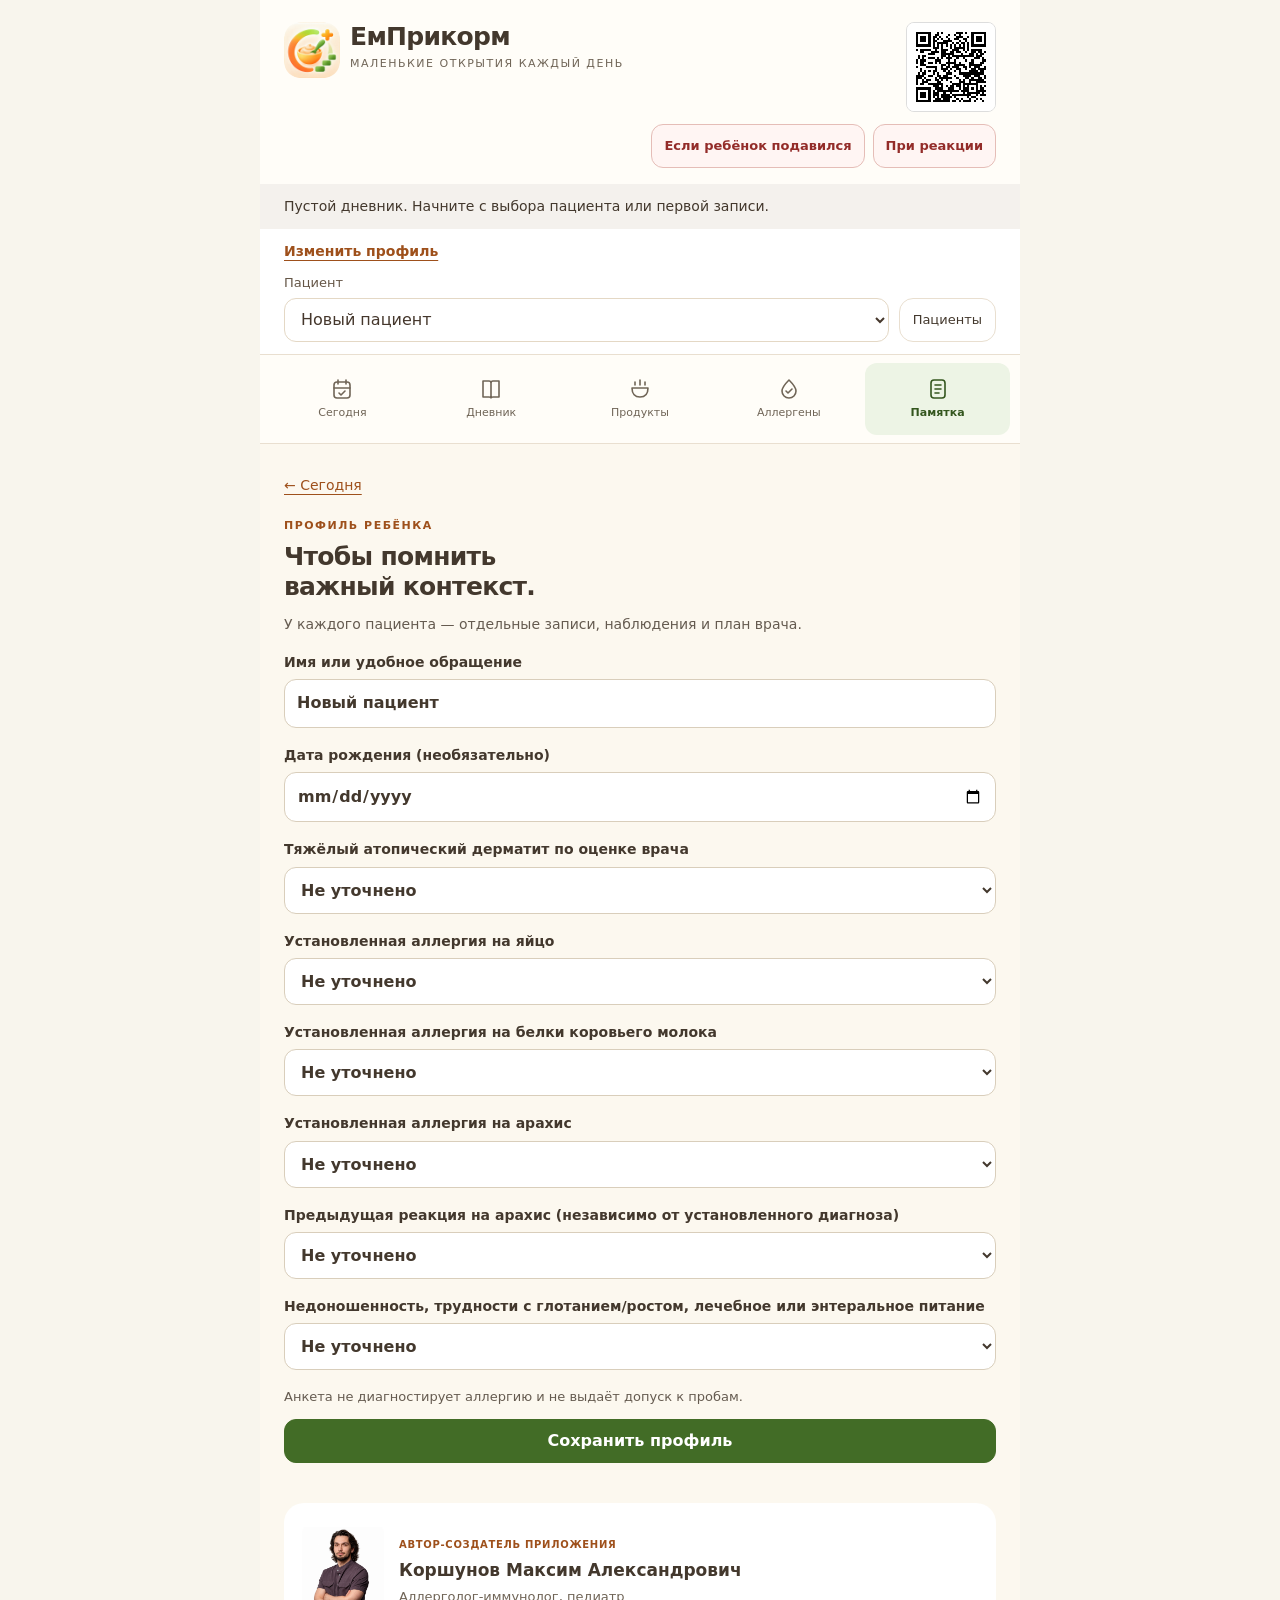
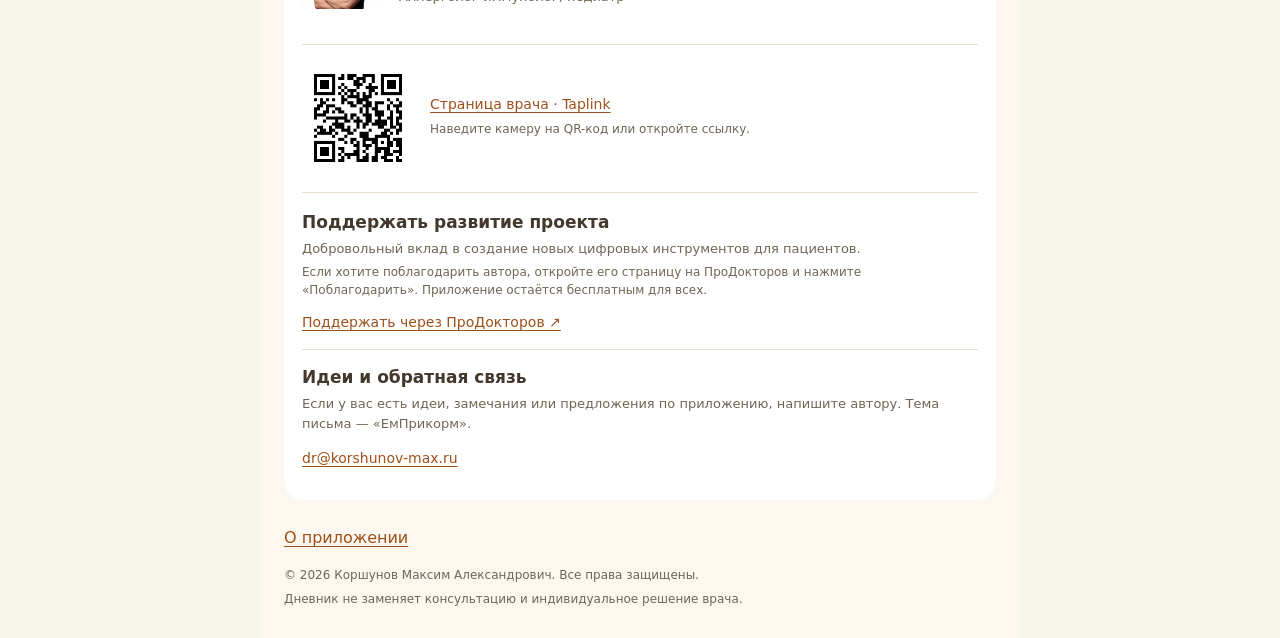
<file: index.html>
<!doctype html><html lang="ru"><head><meta charset="utf-8"><meta name="viewport" content="width=device-width,initial-scale=1,viewport-fit=cover"><meta name="theme-color" content="#fffaf1"><meta name="color-scheme" content="light"><meta name="referrer" content="no-referrer"><meta name="description" content="Дневник знакомства с прикормом: продукты, наблюдения и отчёт для врача."><meta name="mobile-web-app-capable" content="yes"><meta name="apple-mobile-web-app-capable" content="yes"><meta name="apple-mobile-web-app-title" content="ЕмПрикорм"><title>ЕмПрикорм — дневник прикорма</title><link rel="manifest" href="./manifest.webmanifest"><link id="favicon" rel="icon" href="./assets/icon-rounded-192.png" type="image/png"><link rel="apple-touch-icon" href="./assets/icon-rounded-180.png" sizes="180x180"><link rel="stylesheet" href="./styles.css"><link rel="stylesheet" href="./app.css"><link rel="stylesheet" href="./family-ui.css"><link rel="stylesheet" href="./family-header.css"><link rel="stylesheet" href="./family-author.css"></head><body><div class="layout"><div class="device"><header class="family-header app-header" id="app-start"><div class="family-brand-row"><div class="brand family-brand"><img class="app-logo family-brand-logo" data-app-icon src="./assets/icon-rounded-512.png" alt="Иконка ЕмПрикорм"><div class="family-brand-copy"><strong class="family-title">ЕмПрикорм</strong><div class="tag family-tagline">Маленькие открытия каждый день</div></div></div><button type="button" class="family-qr" data-family-qr data-app-name="ЕмПрикорм" data-app-url="https://maksimkorsunov259-lab.github.io/em-prikorm/" aria-label="Увеличить QR-код приложения ЕмПрикорм" title="Открыть приложение на другом телефоне"><img src="./app-qr.svg" width="90" height="90" alt="QR-код приложения ЕмПрикорм"></button></div><div class="header-tools family-header-actions"><div class="header-help-actions family-help-actions"><button type="button" class="reaction family-help-button" data-action="choking-help">Если ребёнок подавился</button><button type="button" class="reaction family-help-button" data-go="help">При реакции</button></div></div><p id="storage-status" class="small" role="status">Загрузка данных с устройства…</p></header><div class="family-empty" data-family-empty hidden>Пустой дневник. Начните с выбора пациента или первой записи.</div><div id="storage-error" class="notice danger" role="alert" hidden></div><div class="family-topbar"><aside id="update-banner" class="update-banner" hidden aria-label="Обновление приложения"><div><strong>Доступна новая версия «ЕмПрикорм»</strong><p id="update-message" role="status">Сохранённый дневник останется на устройстве.</p></div><button type="button" class="primary" data-runtime="update">Обновить приложение</button></aside><div class="family-profile-row"><button class="link family-profile-link" data-go="profile">Изменить профиль</button></div><div class="patient"><label class="family-patient-choice" for="patient-select">Пациент<select id="patient-select" aria-label="Выбрать пациента" disabled><option>Открываем дневник…</option></select></label><button data-go="patients">Пациенты</button></div><nav class="family-nav nav" aria-label="Основные разделы"><button data-go="today"><svg viewBox="0 0 24 24" fill="none" stroke="currentColor" stroke-width="1.6" stroke-linecap="round" stroke-linejoin="round" aria-hidden="true" focusable="false"><rect x="4" y="5" width="16" height="16" rx="3"/><path d="M8 3v4m8-4v4M4 11h16m-11 5 2 2 4-4"/></svg>Сегодня</button><button data-go="diary"><svg viewBox="0 0 24 24" fill="none" stroke="currentColor" stroke-width="1.6" stroke-linecap="round" stroke-linejoin="round" aria-hidden="true" focusable="false"><path d="M4 4h6c2 0 2 2 2 2s0-2 2-2h6v16h-6c-2 0-2 1-2 1s0-1-2-1H4ZM12 6v15"/></svg>Дневник</button><button data-go="foods"><svg viewBox="0 0 24 24" fill="none" stroke="currentColor" stroke-width="1.6" stroke-linecap="round" stroke-linejoin="round" aria-hidden="true" focusable="false"><path d="M4 11h16c0 6-3 9-8 9s-8-3-8-9ZM7 5v3m5-5v5m5-3v3"/></svg>Продукты</button><button data-go="allergens"><svg viewBox="0 0 24 24" fill="none" stroke="currentColor" stroke-width="1.6" stroke-linecap="round" stroke-linejoin="round" aria-hidden="true" focusable="false"><path d="M12 3c4 4 7 7 7 11a7 7 0 0 1-14 0c0-4 3-7 7-11Z"/><path d="m9 14 2 2 4-4"/></svg>Аллергены</button><button data-go="more"><svg viewBox="0 0 24 24" fill="none" stroke="currentColor" stroke-width="1.6" stroke-linecap="round" stroke-linejoin="round" aria-hidden="true" focusable="false"><rect x="5" y="3" width="14" height="18" rx="3"/><path d="M9 8h6m-6 4h6m-6 4h4"/></svg>Памятка</button></nav></div><main class="screen" id="screen"><p>Открываем дневник…</p></main><div class="author-wrap" id="author-slot"></div><footer class="app-footer"><button class="link" data-go="about">О приложении</button><p>© 2026 Коршунов Максим Александрович. Все права защищены.</p><p>Дневник не заменяет консультацию и индивидуальное решение врача.</p></footer></div></div><dialog id="triage-dialog" aria-label="Срочная помощь"><div id="triage-body"></div><div class="modal-actions"><button class="wide" data-action="close-triage">Помощь оказана — вернуться к записи</button></div></dialog><div class="toast" id="toast" role="status" hidden></div><template id="author-template">
  <section class="em-card em-author" aria-label="Автор-создатель приложения">
   <div class="em-author-head"><img class="em-author-photo" src="./assets/image-177842a5a4de.png" width="82" height="106" alt="Коршунов Максим Александрович — автор-создатель приложения"><div><p class="em-eyebrow">Автор-создатель приложения</p><h3>Коршунов Максим Александрович</h3><p class="em-note">Аллерголог-иммунолог, педиатр</p></div></div>
   <div class="em-author-qr"><a href="https://taplink.cc/dr.korshunovmax" target="_blank" rel="noopener noreferrer" aria-label="Открыть Taplink Коршунова Максима Александровича"><img src="./assets/image-9bfbd99af1d3.png" width="112" height="112" alt="QR-код на Taplink врача"></a><div><a href="https://taplink.cc/dr.korshunovmax" target="_blank" rel="noopener noreferrer">Страница врача · Taplink</a><p class="em-small">Наведите камеру на QR-код или откройте ссылку.</p></div></div>
   <div class="em-support"><h3>Поддержать развитие проекта</h3><p class="em-note">Добровольный вклад в создание новых цифровых инструментов для пациентов.</p><p class="em-small">Если хотите поблагодарить автора, откройте его страницу на ПроДокторов и нажмите «Поблагодарить». Приложение остаётся бесплатным для всех.</p><a href="https://prodoctorov.ru/moskva/vrach/1203299-korshunov/" target="_blank" rel="noopener noreferrer" class="em-support-link">Поддержать через ПроДокторов ↗</a></div>
   <div class="family-feedback"><h3>Идеи и обратная связь</h3><p>Если у вас есть идеи, замечания или предложения по приложению, напишите автору. Тема письма — «ЕмПрикорм».</p><a href="mailto:dr@korshunov-max.ru?subject=%D0%95%D0%BC%D0%9F%D1%80%D0%B8%D0%BA%D0%BE%D1%80%D0%BC">dr@korshunov-max.ru</a></div>
  </section>
 </template>
<noscript><p>Для дневника нужен JavaScript. При опасной реакции вызывайте <a href="tel:112">112</a> / <a href="tel:103">103</a> и выполняйте индивидуальный план помощи.</p></noscript><script defer src="./catalog.js"></script><script defer src="./clinical-rules.js"></script><script defer src="./model.js"></script><script defer src="./storage.js"></script><script defer src="./update-check.js"></script><script src="./family-data.js"></script><script defer src="./family-about.js"></script><script defer src="./app.js"></script><script defer src="./runtime.js"></script></body></html>
</file>
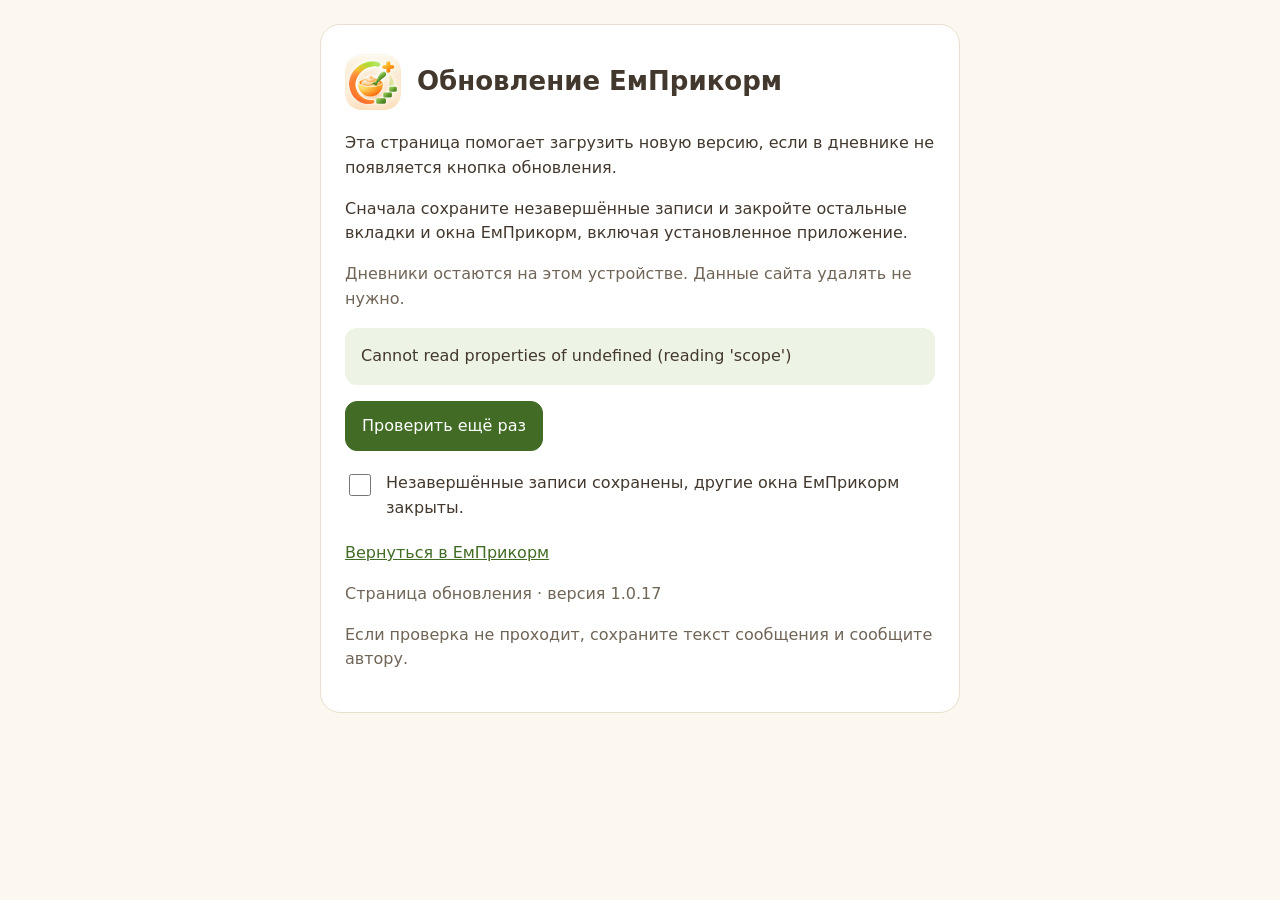
<file: update.html>
<!doctype html>
<html lang="ru"><head><meta charset="utf-8"><meta name="viewport" content="width=device-width,initial-scale=1"><meta name="color-scheme" content="light"><meta name="robots" content="noindex"><title>Обновление ЕмПрикорм</title>
<style>body{margin:0;background:#fcf8ef;color:#43382d;font:16px/1.55 system-ui,sans-serif}main{box-sizing:border-box;max-width:640px;margin:24px auto;padding:24px;background:#fff;border:1px solid #e9dfd0;border-radius:20px}header{display:flex;gap:16px;align-items:center}img{width:56px;height:56px;border-radius:16px}h1{font-size:26px;line-height:1.2}button,a{font:inherit}button{padding:12px 16px;min-height:44px;border-radius:12px;border:1px solid #426c26;background:#426c26;color:white;cursor:pointer}button:disabled{opacity:.55;cursor:default}a{color:#426c26}label{display:flex;gap:12px;margin:20px 0}input{width:22px;height:22px;flex-shrink:0}#status{background:#edf4e5;padding:16px;border-radius:12px}.note{color:#706557}button:focus-visible,a:focus-visible,input:focus-visible{outline:3px solid #9e501b;outline-offset:3px}[hidden]{display:none!important}@media(max-width:680px){main{margin:12px;padding:20px}}</style>
<script src="./update-check.js" defer></script><script src="./update-recovery.js" defer></script></head><body><main>
<header><img src="./assets/icon-rounded-192.png" alt=""><h1>Обновление ЕмПрикорм</h1></header>
<p>Эта страница помогает загрузить новую версию, если в дневнике не появляется кнопка обновления.</p>
<p>Сначала сохраните незавершённые записи и закройте остальные вкладки и окна ЕмПрикорм, включая установленное приложение.</p>
<p class="note">Дневники остаются на этом устройстве. Данные сайта удалять не нужно.</p>
<p id="status" role="status" aria-live="polite">Проверяем обновление…</p>
<button type="button" id="check">Проверить ещё раз</button>
<label><input type="checkbox" id="saved">Незавершённые записи сохранены, другие окна ЕмПрикорм закрыты.</label>
<button type="button" id="activate" disabled hidden>Установить обновление и открыть дневник</button>
<p><a href="./" id="open">Вернуться в ЕмПрикорм</a></p>
<p class="note">Страница обновления · версия 1.0.17</p>
<p class="note">Если проверка не проходит, сохраните текст сообщения и сообщите автору.</p>
<noscript>Для проверки обновления включите JavaScript в браузере.</noscript>
</main></body></html>
</file>
<file: styles.css>
:root{--ink:#43382d;--muted:#706557;--green:#426c26;--green-dark:#34561e;--mint:#edf4e5;--lime:#dceca7;--orange:#9e501b;--peach:#fff0d9;--paper:#fcf8ef;--line:#e9dfd0;--red:#9c3027;--red-bg:#fff0ed;--white:#fff;--shadow:0 22px 70px #523d1510;font-family:Arial,Helvetica,sans-serif;color:var(--ink);background:var(--paper);font-synthesis:none}*{box-sizing:border-box}body{margin:0}button,input,select,textarea{font:inherit}button,a,input,select,textarea{outline-offset:4px}button:focus-visible,a:focus-visible,input:focus-visible,select:focus-visible,textarea:focus-visible{outline:3px solid var(--green)}button{cursor:pointer;border:1px solid var(--line);background:#fff;color:var(--ink);border-radius:14px;padding:12px 16px;min-height:44px;line-height:1.35;font-weight:600}button:disabled{cursor:default;opacity:.6}button:hover:not(:disabled){border-color:var(--green)}a{color:var(--orange);text-underline-offset:4px}h1,h2,h3,p{margin:0}h1{font-size:30px;line-height:1.12;letter-spacing:-.8px;margin:8px 0 12px}h2{font-size:23px;letter-spacing:-.35px;line-height:1.2}h3{font-size:18px;line-height:1.3}p,li{font-size:16px;line-height:1.55}p+p{margin-top:10px}ul,ol{padding-left:23px;margin:12px 0}small,.small{font-size:13px;line-height:1.5;color:var(--muted)}.muted{color:var(--muted)}.eyebrow{font-size:11px;font-weight:700;text-transform:uppercase;letter-spacing:1.5px;color:var(--orange);line-height:1.5}.layout{max-width:1330px;margin:0 auto;display:grid;grid-template-columns:250px minmax(0,480px) 240px;justify-content:center;gap:36px;align-items:start;padding:40px 24px 70px}.side{position:sticky;top:32px}.side h2{font-size:30px;margin:16px 0}.side .intro{margin:12px 0 22px}.side .label{display:block;font-size:13px;margin:20px 0 8px;font-weight:700}.side button,.side select{width:100%;margin-bottom:8px}.side .section{border-top:1px solid var(--line);margin-top:22px;padding-top:20px}.version{display:inline-flex;gap:7px;align-items:center;border-radius:50px;padding:6px 10px;background:var(--mint);font-size:12px;color:var(--green-dark);font-weight:700}.version::before{content:'';width:6px;height:6px;border-radius:50%;background:var(--green)}.review-points{display:grid;gap:15px;margin-top:20px}.review-point{padding-left:13px;border-left:2px solid #d8e5bf;font-size:14px;line-height:1.5;color:var(--muted)}.review-point strong{display:block;color:var(--ink);margin-bottom:3px}.device{min-width:0;background:var(--paper);border:1px solid var(--line);border-radius:30px;box-shadow:var(--shadow);overflow:clip}.demo-strip{font-size:11px;line-height:1.6;text-align:center;background:#edf3e4;color:var(--green-dark);padding:8px 12px;letter-spacing:.2px}.app-header{background:#fffdf8;padding:22px 22px 16px}.brand{display:flex;align-items:center;gap:10px}.brand strong{font-size:29px;letter-spacing:-1px}.brand .tag{font-size:9px;text-transform:uppercase;letter-spacing:1.7px;margin-top:5px;color:var(--muted)}.app-logo{width:53px;height:53px;object-fit:contain;border-radius:13px}.header-tools{display:flex;justify-content:space-between;align-items:center;margin-top:18px;gap:10px}.link{border:0;background:transparent;color:var(--orange);padding:6px 0;min-height:36px;font-weight:400;text-align:left;text-decoration:underline;text-underline-offset:4px}.reaction{color:var(--red);font-size:13px;padding:9px 12px;font-weight:500;background:#fff}.patient{display:flex;align-items:center;justify-content:space-between;border-top:1px solid var(--line);padding-top:15px;margin-top:13px;gap:10px}.patient-info{min-width:0}.patient-info strong{font-size:16px;display:block;overflow-wrap:anywhere}.patient-info small{display:block;margin-top:3px}.patient button{font-size:13px;font-weight:500;padding:9px 13px}.nav{display:grid;grid-template-columns:repeat(5,1fr);gap:3px;border-top:1px solid var(--line);border-bottom:1px solid var(--line);background:#fffdf8;padding:7px;position:sticky;top:0;z-index:4}.nav button{border:0;background:transparent;font-size:10px;font-weight:500;padding:7px 2px;display:grid;gap:5px;place-items:center;min-width:0;border-radius:12px;color:var(--muted)}.nav button[aria-current=page]{color:var(--green-dark);background:var(--mint);font-weight:700}.nav svg{height:20px;width:20px}.screen{padding:24px 22px 18px;min-height:350px}.stack{display:grid;gap:14px}.card{background:#fff;border:1px solid transparent;border-radius:21px;padding:20px;margin-top:16px;overflow-wrap:anywhere}.card h3+p{margin-top:9px}.hero{background:linear-gradient(135deg,#f0f5dd,#fff0d9);padding:23px;border-radius:23px;margin:20px 0}.hero p{margin-top:11px}.hero .hero-mark{display:flex;justify-content:space-between;align-items:center;margin-bottom:14px}.hero .hero-mark img{height:64px;width:64px;object-fit:contain}.hero h2{font-size:26px;line-height:1.17}.pill{display:inline-block;border-radius:30px;background:var(--mint);color:var(--green-dark);font-size:12px;font-weight:600;line-height:1.5;padding:5px 9px}.pill.orange{background:var(--peach);color:#864315}.pill.red{background:var(--red-bg);color:var(--red)}.pill.neutral{background:#f3f0e9;color:#655c50}.primary{background:var(--green);color:#fff;border-color:var(--green);font-weight:700}.primary:hover:not(:disabled){background:var(--green-dark)}.wide{width:100%;display:block;margin-top:12px}.row{display:flex;align-items:center;justify-content:space-between;gap:12px}.row>*{min-width:0}.notice{padding:15px 17px;background:var(--mint);border-left:3px solid #97b85b;border-radius:13px;margin:14px 0;font-size:14px;line-height:1.55}.notice.warn{background:#fff0d9;border-color:#d39339}.notice.danger{background:var(--red-bg);border-color:var(--red)}.notice p{font-size:14px;margin-top:6px}.mini{display:grid;grid-template-columns:1fr 1fr;gap:10px;margin:16px 0}.mini button{text-align:left;border:0;background:#fff;border-radius:19px;padding:17px;display:flex;flex-direction:column;gap:7px}.mini strong{font-size:16px}.mini small{font-size:12px;font-weight:400}.mini svg{color:var(--green);width:22px;height:22px;margin-bottom:2px}.food-row{display:flex;align-items:center;gap:12px;width:100%;text-align:left;padding:13px 0;border:0;border-bottom:1px solid var(--line);border-radius:0;background:transparent}.food-row:last-child{border-bottom:0}.food-row .food-symbol{flex:0 0 43px;width:43px;height:43px;border-radius:14px;display:grid;place-items:center;background:#f2f4e5;font-size:23px}.food-row .food-info{flex:1;min-width:0}.food-row strong{display:block;font-size:15px}.food-row small{display:block;font-weight:400;margin-top:4px}.food-row .chevron{font-size:22px;color:var(--muted);font-weight:400}.week{display:grid;grid-template-columns:repeat(7,1fr);gap:6px;margin-top:18px}.day{min-width:0;padding:10px 0;border:2px solid transparent;border-radius:15px;font-size:14px;background:#f7f3eb;font-weight:500;display:grid;gap:7px;text-align:center}.day small{font-size:11px}.day b{font-size:17px;line-height:1}.day[data-status=ok]{background:#eaf2e2;color:var(--green-dark)}.day[data-status=pending]{background:#fff0bd;color:#6d5014}.day[data-status=symptom]{background:#fce3dd;color:var(--red)}.day[aria-pressed=true]{border-color:var(--orange)}.legend{font-size:12px;color:var(--muted);line-height:1.7;margin-top:13px}.legend span{white-space:nowrap}.group-tags{display:flex;flex-wrap:wrap;gap:7px;margin-top:13px}.group-tag{border:1px solid var(--line);border-radius:30px;font-size:12px;padding:6px 10px;color:var(--muted)}.group-tag.present{border-color:#cdddb6;background:#f1f6e9;color:var(--green-dark)}.segmented{display:flex;flex-wrap:wrap;gap:7px;margin:18px 0}.segmented button{font-size:13px;padding:8px 11px;min-height:38px;font-weight:500}.segmented button[aria-pressed=true]{background:var(--green);color:#fff;border-color:var(--green)}.field{display:block;font-size:14px;font-weight:600;margin:17px 0;line-height:1.45}.field input,.field select,.field textarea,input.search,select.control{display:block;width:100%;background:#fff;border:1px solid #d9cebb;border-radius:12px;padding:12px;color:var(--ink);font-size:16px;line-height:1.4;margin-top:7px}.field textarea{resize:vertical;min-height:85px}.field small{display:block;margin-top:5px;font-weight:400}.check{display:flex;align-items:flex-start;gap:10px;line-height:1.5;font-size:15px;padding:10px 0;font-weight:400}.check input{width:20px;height:20px;accent-color:var(--green);flex-shrink:0;margin:1px 0 0}.check strong{display:block}.grid2{display:grid;grid-template-columns:1fr 1fr;gap:12px}.grid2 .field{min-width:0}.selector{max-height:260px;overflow:auto;background:#fff;border:1px solid var(--line);padding:8px 14px;border-radius:15px}.selector .check{font-size:14px;border-bottom:1px solid #eee8dd}.selector .check:last-child{border:0}fieldset{border:0;padding:0;margin:0;min-width:0}legend{font-weight:700;font-size:18px;padding:18px 0 6px}details{border:1px solid var(--line);background:#fff;border-radius:16px;padding:15px;margin:12px 0}summary{font-size:15px;font-weight:700;cursor:pointer;line-height:1.4}details p{font-size:14px;margin-top:12px}details a{overflow-wrap:anywhere}.entry{border-left:3px solid #c2d5a6;padding:16px 17px;margin-top:12px;background:#fff;border-radius:14px}.entry.symptom{border-color:var(--red)}.entry h3{margin:9px 0;font-size:17px}.entry p{font-size:14px}.entry .row{font-size:12px;color:var(--muted)}.empty{padding:25px;text-align:center;border:1px dashed #d7ccba;border-radius:18px;margin:18px 0;color:var(--muted);line-height:1.5}.error{font-size:14px;color:var(--red);margin:12px 0}.author-wrap{padding:0 22px}.em-card.em-author{background:#fff;border-radius:21px;padding:20px;margin:12px 0}.em-author-head{display:flex;gap:15px;align-items:center}.em-author-photo{width:76px;height:107px;object-fit:contain}.em-eyebrow{font-size:10px;text-transform:uppercase;letter-spacing:1px;font-weight:700;color:var(--orange);line-height:1.5}.em-author-name{font-size:18px;font-weight:700;margin:6px 0}.em-author-role,.em-small,.em-note{font-size:14px;line-height:1.5;color:var(--muted)}.em-author-links{display:flex;align-items:center;gap:17px;border-top:1px solid var(--line);padding-top:17px;margin-top:17px}.em-qr{width:96px;height:96px}.em-author-links .em-link{display:block;font-size:14px}.em-author-support{border-top:1px solid var(--line);padding-top:17px;margin-top:17px}.em-author-support h3{font-size:18px;margin-bottom:8px}.em-author-support p{font-size:14px;color:var(--muted);margin-bottom:10px}.em-author-support a{font-size:14px}.app-footer{padding:17px 25px 25px;color:var(--muted)}.app-footer p{font-size:11px;margin-top:12px;line-height:1.6}.photo-preview{width:90px;height:90px;object-fit:cover;border-radius:12px;margin-top:12px}.report-photo{width:100%;max-height:300px;object-fit:contain;margin-top:10px}.toolbar{display:flex;gap:8px;margin:15px 0}.toolbar>*{flex:1;font-size:13px}dialog{max-width:450px;width:calc(100% - 26px);border:2px solid var(--red);border-radius:24px;padding:24px;color:var(--ink);background:#fff9f5;max-height:90vh;overflow:auto}dialog::backdrop{background:#2e1d14b8}dialog h2{font-size:27px;margin:10px 0 14px}.emergency-number{font-size:34px;letter-spacing:-1px;margin:18px 0}.emergency-number a{color:var(--red);font-weight:700}.modal-actions{margin-top:18px}.toast{position:fixed;bottom:24px;left:50%;transform:translateX(-50%);max-width:90%;background:#30451f;color:#fff;border-radius:13px;padding:13px 18px;font-size:14px;line-height:1.4;box-shadow:var(--shadow);z-index:20}[hidden]{display:none!important}.icon-upload{font-size:12px;display:block;max-width:100%;margin-top:8px}.prototype-note{padding:11px;background:#fff1dc;border-radius:10px;font-size:12px;line-height:1.5}.screen .back{font-size:14px;margin-bottom:14px}.rule-ref{font-size:12px;color:var(--muted);margin-top:8px}.report-area h2{margin:18px 0 10px}.report-area table{border-collapse:collapse;width:100%;font-size:13px;margin-top:12px}.report-area td,.report-area th{padding:8px 3px;border-bottom:1px solid var(--line);text-align:left;vertical-align:top}.tabs-title{margin-top:24px}.photo-row{display:flex;align-items:center;gap:12px}.photo-row button{font-size:12px}.icon-state{display:flex;gap:9px;align-items:center}.icon-state img{width:38px;height:38px;object-fit:contain}.plan-note{white-space:pre-wrap}.rules-count{font-size:34px;font-weight:700;color:var(--green);margin-top:10px}
@media(max-width:1120px){.layout{grid-template-columns:220px minmax(0,480px);gap:25px}.right-side{display:none}}
@media(max-width:760px){.layout{display:block;max-width:500px;padding:0;margin:auto}.side{position:static;padding:16px 20px 10px}.left-side>.eyebrow,.left-side>h2,.left-side>.intro,.left-side>.section{display:none}.left-side .version{display:none}.left-side .label{margin:0 0 5px;font-size:11px}.left-side .control{font-size:14px;padding:8px 12px;margin-bottom:0}.device{border:0;border-radius:0;box-shadow:none;overflow:visible}.app-header{padding-top:16px}.screen{padding:22px 20px 15px}.author-wrap{padding:0 20px}.mobile-review{display:block!important;margin:8px 20px 20px}.mobile-review button{font-size:13px}.nav{top:0}.demo-strip{font-size:10px}}
@media(max-width:350px){.screen{padding:20px 14px}.app-header{padding:16px 14px}.author-wrap{padding:0 14px}.card{padding:16px}.hero{padding:20px}.grid2{grid-template-columns:1fr}.week{gap:4px}.nav button{font-size:9px}.em-author-photo{width:60px}.em-author-name{font-size:16px}.em-qr{width:82px;height:82px}.patient{gap:5px}.brand strong{font-size:27px}}
@media print{body{background:#fff}.side,.app-header,.nav,.demo-strip,.author-wrap,.app-footer,.mobile-review,.toolbar,.no-print,.toast,dialog{display:none!important}.layout{display:block;padding:0;max-width:none}.device{border:0;box-shadow:none;border-radius:0;overflow:visible;max-width:none}.screen{padding:0}button{display:none!important}.card,.entry{break-inside:avoid;border:1px solid #ddd}.report-photo{max-height:220px}details{break-inside:avoid}}
.em-author-qr{display:flex;align-items:center;gap:17px;border-top:1px solid var(--line);padding-top:17px;margin-top:17px}.em-author-qr img{width:96px;height:96px;display:block}.em-author-qr a{font-size:14px}.em-author-qr .em-small{font-size:12px;margin-top:8px}.em-support{border-top:1px solid var(--line);padding-top:17px;margin-top:17px}.em-support p{margin-top:8px;font-size:14px}.em-support .em-small{font-size:12px}.em-support-link{display:block;font-size:14px;margin-top:12px}.em-author-head h3{font-size:17px;margin:5px 0}.em-author-head .em-note{font-size:12px}.pill{max-width:100%}
h1[tabindex="-1"]:focus{outline:none}

/* The supplied PNG is displayed whole, with no crop, filters or recolouring. */
.app-logo{border-radius:0}.brand-preview{margin:18px 0}.brand-preview img{display:block;width:96px;height:96px;object-fit:contain}
/* Catalogue 03: every illustration identifies the named food. */
.food-art{display:block;object-fit:contain;flex-shrink:0;width:48px;height:51px}
.food-row .food-symbol{flex:0 0 56px;width:56px;height:60px;background:#faf6ec;border-radius:16px}
.food-detail-art{display:flex;justify-content:center;margin:16px 0;background:linear-gradient(135deg,#f3f6e9,#fff4df);border-radius:20px;padding:15px}
.food-art.large{width:96px;height:102px}
.catalog-group h2{font-size:18px;margin:24px 0 10px;line-height:1.4}
.catalog-group .card{margin-top:0;padding:4px 16px}
.catalog-count{margin:12px 0}
.ingredient-option{align-items:center}.ingredient-option .food-art{width:36px;height:39px}.ingredient-option>span{min-width:0;overflow-wrap:anywhere}
.emergency-card{background:var(--red-bg);border:1px solid #e5b5aa}
.emergency-card h3{color:var(--red)}.red-flags{padding-left:21px;margin:14px 0}
.red-flags li,.emergency-card li{margin:9px 0;line-height:1.55}
.emergency-card .emergency-number{display:flex;gap:12px;align-items:center}
.emergency-number a{display:inline-block;min-height:44px;padding:3px}

/* 12 calm summary rows; product history is disclosed on demand. */
.allergen-groups{background:#fff;border:1px solid var(--line);border-radius:18px;margin:22px 0 16px;overflow:hidden}
.allergen-group{border:0;border-bottom:1px solid var(--line);border-radius:0;margin:0;padding:0;background:transparent}
.allergen-group:last-child{border-bottom:0}
.allergen-group>summary{display:grid;grid-template-columns:minmax(0,1fr) auto 12px;gap:4px 8px;align-items:center;list-style:none;padding:17px 14px;min-height:60px}
.allergen-group>summary::-webkit-details-marker{display:none}
.allergen-group>summary:after{content:'›';grid-column:3;grid-row:1;font-size:22px;font-weight:400;color:var(--muted);line-height:1}
.allergen-group[open]>summary:after{transform:rotate(90deg)}
.allergen-group[open]>summary{background:#f5f6ec}
.allergen-group-name{font-size:15px;font-weight:600;line-height:1.35}
.allergen-group-state{font-size:11px;font-weight:400;color:var(--muted);white-space:nowrap}
.allergen-context{grid-column:1/3;font-size:11px;font-weight:400;line-height:1.45;color:#875021}
.allergen-group-body{padding:0 14px 16px}.allergen-group-body p{font-size:13px}.allergen-group-body .notice{margin-top:12px}
.allergen-product{border-bottom:1px solid var(--line)}.allergen-product:last-of-type{border-bottom:0}
.allergen-product .food-row{border:0}.allergen-product .food-row strong{font-size:14px}
.allergen-product .food-row small{font-size:12px;line-height:1.45}
.allergen-product .product-context{margin:0 0 14px;padding-left:0}
.allergen-info>summary{font-weight:500}.composition-status{margin:12px 0}.group-footnote{margin-top:14px}
@media(max-width:350px){.allergen-group>summary{padding:15px 12px;gap:4px 6px}.allergen-group-name{font-size:14px}.allergen-group-state{font-size:10px}}

.iron-category summary{line-height:1.5}.iron-category .food-info{min-width:0}.iron-category .food-row{width:100%}
</file>
<file: app.css>
body{background:#f8f5ed}.layout{display:block;max-width:600px;padding:20px 12px;margin:auto}.device{width:100%;max-width:none;margin:0}.screen{min-height:250px}#storage-status{font-size:11px;margin-top:12px}#storage-error{margin:12px;position:relative;z-index:5}#storage-error p{margin:10px 0}.app-header{padding-top:max(20px,env(safe-area-inset-top))}.app-footer{padding-bottom:max(25px,env(safe-area-inset-bottom))}.patient-card h3{overflow-wrap:anywhere}.danger-link{color:var(--red)}.storage-readonly .screen input,.storage-readonly .screen textarea,.storage-readonly .screen select{opacity:.65}.record-remove{font-size:12px;margin-left:16px}.update-note{padding:12px;background:#f1f5e7;border-radius:12px}.settings-status{margin-top:10px;font-size:13px}.entry .row{flex-wrap:wrap}#import-preview{margin-top:12px}.nav button{min-height:48px}.field input[type=file]{font-size:13px}.header-tools{gap:8px}.toolbar{flex-wrap:wrap}
@media(max-width:600px){.layout{padding:0}.device{border:0;border-radius:0;box-shadow:none}.screen{padding-bottom:24px}}
@media print{.layout{max-width:none;padding:0}.device{border:0}#storage-status,#storage-error{display:none!important}.screen{padding:0}}
.screen h1,.screen h2,.screen h3,.screen p,.report-area td,.report-area th{overflow-wrap:anywhere}.report-area table{table-layout:fixed}.report-area th:first-child{width:40%}.report-area th:nth-child(2){width:27%}

.update-banner{display:flex;align-items:center;justify-content:space-between;gap:12px;padding:14px 24px;background:#f1f5e7;border-bottom:1px solid var(--line);color:var(--ink)}.update-banner strong{font-size:15px}.update-banner p{font-size:13px;line-height:1.4;margin:5px 0 0}.update-banner button{flex-shrink:0;min-height:44px;padding:9px 12px;font-size:16px;line-height:1.5;font-weight:400;border-radius:12px}
@media(max-width:600px){.update-banner{align-items:stretch;flex-direction:column;padding:12px 14px}.update-banner button{width:100%}}
@media print{.update-banner{display:none!important}}
/* Author block matches EmMoloko; retain this app's palette. */
.layout .author-wrap{padding:0 24px}
.layout .em-card.em-author{padding:18px;margin:16px 0 0;border-radius:20px}
.layout .em-author-head{display:grid;grid-template-columns:82px minmax(0,1fr);gap:15px;align-items:center}
.layout .em-card.em-author .em-author-photo{display:block;width:82px;height:106px;object-fit:cover;object-position:center 25%;border-radius:14px;background:#fff}
.layout .em-author p{margin:5px 0}
.layout .em-author h3{margin:0 0 5px}
.layout .em-author .em-eyebrow{font-size:10px;line-height:1.5;margin:0 0 7px;letter-spacing:1px}
.layout .em-author .em-note{font-size:13px;line-height:1.5}
.layout .em-author .em-small{font-size:12px;line-height:1.5}
.layout .em-author-qr{display:grid;grid-template-columns:112px minmax(0,1fr);gap:16px;align-items:center;margin-top:17px;padding-top:17px}
.layout .em-author-qr img{display:block;width:112px;height:112px;border-radius:6px;background:#fff}
.layout .em-author .em-support{margin-top:18px;padding-top:18px}
.layout .em-author .em-support-link{display:inline-block;margin-top:8px;font-size:14px}
@media(max-width:600px){.layout .author-wrap{padding:0 14px}}
@media(max-width:380px){.layout .em-author-head{grid-template-columns:65px minmax(0,1fr);gap:12px}.layout .em-card.em-author .em-author-photo{width:65px;height:96px}.layout .em-author .em-eyebrow{letter-spacing:.5px}.layout .em-author-qr{grid-template-columns:94px minmax(0,1fr);gap:12px}.layout .em-author-qr img{width:94px;height:94px}}

.header-help-actions{display:flex;gap:8px;align-items:stretch;min-width:0}.header-help-actions .reaction{min-height:44px}.choking-video-placeholder{margin:16px 0;padding:16px;border:1px solid var(--line);border-radius:14px;background:var(--paper)}.choking-video-placeholder h3{font-size:17px}.choking-video-placeholder p{margin-top:8px}@media(max-width:600px){.header-tools{flex-wrap:wrap}.header-tools>.link{flex-basis:100%}.header-help-actions{width:100%;display:grid;grid-template-columns:minmax(0,1fr) auto}.header-help-actions .reaction{padding:9px 10px}}

.iron-tier{margin-top:24px}.iron-tier>h2{font-size:20px;line-height:1.3;margin-bottom:16px}.iron-tier .catalog-group>h3{margin-top:18px}

.food-mark{display:inline-flex;align-items:center;justify-content:center;flex:0 0 28px;width:28px;height:28px;border-radius:50%;font:700 20px/1 system-ui,sans-serif}.food-mark.green{color:#246442;background:#e5f3e9}.food-mark.red{color:#a42522;background:#fde8e5}.food-mark.orange{color:#805100;background:#fff0c2}.food-mark.neutral{color:#655b50;background:#f0ece5}.food-status-detail{display:flex;gap:10px;align-items:center;margin:16px 0}.food-info .food-repeat{color:#5b542d}.food-review{margin:18px 0}.food-review form{margin-top:16px}

/* Choking instructions use the family overlay size and a persistent upper-right return. */
#triage-dialog.choking-help{width:min(640px,calc(100% - 28px));max-width:640px;max-height:calc(100dvh - 40px);padding:20px;border:1px solid var(--line);border-radius:20px;background:var(--paper);font:16px/1.5 system-ui,sans-serif;overscroll-behavior:contain}
#triage-dialog.choking-help::backdrop{background:rgb(13 37 64 / 55%)}
#triage-dialog.choking-help .modal-actions{position:sticky;top:-20px;z-index:1;display:flex;justify-content:flex-end;margin:0;padding-bottom:16px;background:var(--paper)}
#triage-dialog.choking-help .modal-actions button{font:600 16px/1.5 system-ui,sans-serif;padding:9px 13px;border-radius:12px;min-height:44px}
#triage-dialog.choking-help h2{font:700 25px/1.2 system-ui,sans-serif;letter-spacing:-.7px;margin:0 0 16px;overflow-wrap:anywhere}
.repeat-foods{border:1px solid #cdddb6;background:#f8fbf3}.repeat-foods>p{margin:12px 0}.repeat-food{border-top:1px solid var(--line);padding:4px 0 12px}.repeat-food .food-row{border:0}.repeat-record{margin-left:0;font-size:14px}.repeat-more{background:transparent}.repeat-more .repeat-food:first-of-type{margin-top:12px}
@media(max-width:380px){#triage-dialog.choking-help{padding:16px}#triage-dialog.choking-help .modal-actions{top:-16px}}

.report-context{margin:12px 0;font-size:14px;line-height:1.5}
.report-context>div{padding:8px 0;border-bottom:1px solid var(--line,#e4d8c5)}
.report-context dt{font-weight:600}.report-context dd{margin:2px 0 0}
.report-allergens{width:100%;table-layout:fixed;font-size:13px}
.report-allergens th,.report-allergens td{overflow-wrap:anywhere;vertical-align:top;text-align:left}
.report-allergens th:first-child{width:48%}.report-allergens th[scope=row]{font-weight:600}
.report-foods{display:block;margin-top:5px;font-weight:400;line-height:1.5}

.choking-guide {line-height:1.5; color:var(--ink)}
.choking-guide h3, .choking-guide h4 {margin:0 0 .4em; line-height:1.25}
.choking-guide h3 {font-size:1.16rem}
.choking-guide h4 {font-size:1.04rem}
.choking-guide p {margin:.45em 0}
.choking-guide > section {margin:1em 0}
.choking-call, .choking-unconscious {padding:14px; border-left:4px solid var(--red); background:var(--red-bg); border-radius:8px}
.choking-phones a {font-size:1.25em; font-weight:700; color:var(--red)}
.choking-phones span {display:block; font-size:.86em}
.choking-ages {display:grid; gap:10px; margin:10px 0}
.choking-ages > section {padding:12px; border:1px solid var(--line); border-radius:10px; background:var(--white)}
.choking-ages ol {padding-left:1.5em; margin:0}
.choking-ages li + li {margin-top:.5em}
.choking-source {font-size:.9em}
.choking-files {display:grid; gap:4px}
.choking-files a {padding:8px 0}
.choking-unconscious {scroll-margin-top:72px}
</file>
<file: family-ui.css>
/* Shared family typography and content width. Keep each application's colours. */
html{-webkit-text-size-adjust:100%;text-size-adjust:100%}
body,#pf-demo,#em-demo,.layout .device{font-family:system-ui,sans-serif;font-size:16px;line-height:1.5}
#pf-demo button,#em-demo button,.layout button,#pf-demo input,#em-demo input,.layout input,#pf-demo select,#em-demo select,.layout select,#pf-demo textarea,#em-demo textarea,.layout textarea{font-family:inherit}
#pf-demo .pf-brand-title strong,#em-demo .em-brand strong,.layout .brand strong{font-size:25px;line-height:1.2;font-weight:700;letter-spacing:-.7px}
#pf-demo h2,#em-demo h2,#em-demo .screen-header h1,.layout .screen>h1{font-family:inherit;font-size:25px;line-height:1.2;font-weight:700;letter-spacing:-.7px}
#pf-demo h3,#em-demo h3,.layout h3{font-family:inherit;font-size:17px;line-height:1.35;font-weight:700}
#pf-demo .pf-tabs button,#em-demo .em-nav button,.layout .nav button{font-size:11px;line-height:1.3;min-height:56px}
#pf-demo .pf-primary,#em-demo .em-primary,.layout button.primary{font-size:16px;line-height:1.5;font-weight:600;min-height:44px;border-radius:12px;padding:9px 13px}
#pf-demo .pf-author h3,#em-demo .em-author h3,.layout .em-author-head h3{font-size:17px;line-height:1.35;font-weight:700}
.layout .screen>.muted{font-size:14px;line-height:1.5}.layout .hero h2{font-size:24px;line-height:1.25}
.layout .small,.layout .muted{color:#655b50}.layout .small{font-size:13px;line-height:1.5}.layout .legend{font-size:13px;line-height:1.5}
@media screen{
 #pf-demo .pf-phone,#em-demo .em-phone{width:100%;max-width:760px;margin:0 auto;border:0;border-radius:0}
 #em-demo .app-main,#em-demo main,#pf-demo .pf-content,.layout .screen{padding:24px}
 #pf-demo .pf-header,#em-demo .em-header,.layout .app-header{padding:22px 24px 16px;padding-top:max(22px,env(safe-area-inset-top))!important}
 .layout{display:block;width:100%;max-width:760px;margin:0 auto;padding:0}
 .layout .device{width:100%;border:0;border-radius:0;overflow:visible;box-shadow:none;min-height:100dvh}
}
@media screen and (max-width:600px){
 #em-demo .app-main,#em-demo main,#pf-demo .pf-content,.layout .screen{padding:20px 14px}
 #pf-demo .pf-header,#em-demo .em-header,.layout .app-header{padding:18px 14px 16px;padding-top:max(18px,env(safe-area-inset-top))!important}
}

.layout .em-author-photo{width:82px;height:106px;object-fit:contain;flex-shrink:0}.layout .em-author-head>div{flex:1;min-width:0}

/* App artwork uses the same slots as EmMoloko, without changing the source files. */
#pf-demo .pf-brand-icon,#em-demo .em-logo,.layout .app-logo{width:56px;height:56px;flex-shrink:0;object-fit:contain}
#em-demo .em-about-brand img,#em-demo .about-icon,#em-demo .welcome-logo,.layout .brand-preview img{width:72px;height:72px;object-fit:contain;flex-shrink:0}
@media(max-width:380px){#pf-demo .pf-brand-icon,#em-demo .em-logo,.layout .app-logo{width:49px;height:49px}}

/* Rounded-square silhouettes, with no exterior white canvas on the edited icons. */
#pf-demo .pf-brand-icon,#em-demo .em-logo,#em-demo .em-about-brand img,.layout .app-logo,.layout .brand-preview img{border-radius:28.5714%;overflow:hidden}
#em-demo [data-original-icon]{border-radius:28.5714%!important;overflow:hidden!important}

/* Same About overlay throughout the family; native dialog traps focus and supports Escape. */
#pf-demo #pf-about.family-about,#em-demo dialog.family-about,.layout dialog.family-about{box-sizing:border-box;width:min(640px,calc(100% - 28px));max-width:640px;max-height:calc(100dvh - 40px);margin:auto;padding:20px;border:1px solid var(--em-line,var(--line,var(--pf-line,#ddd)));border-radius:20px;background:var(--em-bg,var(--paper,var(--pf-bg,#fff)));color:var(--em-text,var(--ink,var(--pf-text,#43382d)));font:16px/1.5 system-ui,sans-serif;overflow:auto;overscroll-behavior:contain;text-align:left}
#pf-demo #pf-about.family-about::backdrop,#em-demo dialog.family-about::backdrop,.layout dialog.family-about::backdrop{background:rgb(13 37 64 / 55%)}
.family-about .family-about-bar{position:sticky;top:-20px;z-index:1;background:inherit;padding:0 0 12px}
#pf-demo .family-about .family-about-bar button,#em-demo .family-about .family-about-bar button,.layout .family-about .family-about-bar button{font:600 14px/1.5 system-ui,sans-serif;min-height:44px;padding:9px 13px;cursor:pointer}
#pf-demo .family-about .family-about-bar h2,#em-demo .family-about .family-about-bar h2,.layout .family-about .family-about-bar h2{font:700 25px/1.2 system-ui,sans-serif;margin:16px 0 0;letter-spacing:-.7px}
.family-about .family-about-content{overflow-wrap:anywhere;min-width:0}
.family-about .family-about-content p{margin:10px 0}
.family-about .family-about-content>.pf-author,.family-about .family-about-content>.em-author{margin-top:24px}
@media(max-width:380px){#pf-demo #pf-about.family-about,#em-demo dialog.family-about,.layout dialog.family-about{padding:16px}.family-about .family-about-bar{top:-16px}}
@media print{dialog.family-about{display:none!important}}

/* About content uses one layout and type scale; app colours and original artwork stay local. */
.family-about .family-about-bar{display:flex;align-items:center;justify-content:space-between;flex-wrap:wrap;gap:12px;padding-bottom:16px}
:is(#pf-demo,#em-demo,.layout) .family-about .family-about-bar h2{margin:0}
:is(#pf-demo,#em-demo,.layout) .family-about .family-about-bar button{font:600 16px/1.5 system-ui,sans-serif;border:1px solid var(--em-line,var(--line,var(--pf-line,#ddd)));border-radius:12px;background:#fff;color:inherit;min-height:44px;padding:9px 13px}
:is(#pf-demo,#em-demo,.layout) .family-about-layout{display:grid;gap:16px;font:400 16px/1.5 system-ui,sans-serif}
:is(#pf-demo,#em-demo,.layout) .family-about-layout p{font:400 16px/1.5 system-ui,sans-serif;letter-spacing:normal;margin:10px 0;color:inherit}
:is(#pf-demo,#em-demo,.layout) .family-about-layout h3{font:700 17px/1.35 system-ui,sans-serif;letter-spacing:normal;margin:0 0 10px;color:inherit}
:is(#pf-demo,#em-demo,.layout) .family-about-brand{display:grid;grid-template-columns:72px minmax(0,1fr);align-items:center;gap:16px;padding:4px 0 8px}
:is(#pf-demo,#em-demo,.layout) .family-about-brand img{width:72px;height:72px;object-fit:contain;border-radius:28.5714%;display:block}
:is(#pf-demo,#em-demo,.layout) .family-about-name{display:block;font:700 20px/1.25 system-ui,sans-serif;letter-spacing:normal}
:is(#pf-demo,#em-demo,.layout) .family-about-layout .family-about-tagline{font-size:14px;line-height:1.5;font-weight:400;margin:5px 0 0}
:is(#pf-demo,#em-demo,.layout) .family-about-section{padding:16px;border:1px solid var(--em-line,var(--line,var(--pf-line,#ddd)));border-radius:16px;background:#fff;margin:0;min-width:0}
:is(#pf-demo,#em-demo,.layout) .family-about-section>p:last-child{margin-bottom:0}
:is(#pf-demo,#em-demo,.layout) .family-about-layout .family-about-note,:is(#pf-demo,#em-demo,.layout) .family-about-layout .family-author-note,:is(#pf-demo,#em-demo,.layout) .family-about-layout .family-author-small{font-size:14px;line-height:1.5;font-weight:400;color:inherit}
:is(#pf-demo,#em-demo,.layout) .family-about-actions{display:grid;gap:10px;margin-top:16px}
:is(#pf-demo,#em-demo,.layout) .family-about-actions button{font:600 16px/1.5 system-ui,sans-serif;letter-spacing:normal;min-height:44px;padding:9px 13px;border:1px solid var(--em-line,var(--line,var(--pf-line,#ddd)));border-radius:12px;background:#fff;color:inherit;width:100%;margin:0;white-space:normal}
:is(#pf-demo,#em-demo,.layout) .family-author-head{display:grid;grid-template-columns:82px minmax(0,1fr);gap:15px;align-items:center}
:is(#pf-demo,#em-demo,.layout) .family-author-photo{display:block;width:82px;height:106px;object-fit:contain;border-radius:14px}
:is(#pf-demo,#em-demo,.layout) .family-about-layout .family-author-eyebrow{font:600 11px/1.5 system-ui,sans-serif;letter-spacing:.7px;text-transform:uppercase;margin:0 0 7px}
:is(#pf-demo,#em-demo,.layout) .family-author-qr{display:grid;grid-template-columns:112px minmax(0,1fr);gap:16px;align-items:center;margin-top:16px;padding-top:16px;border-top:1px solid var(--em-line,var(--line,var(--pf-line,#ddd)))}
:is(#pf-demo,#em-demo,.layout) .family-author-qr img{display:block;width:112px;height:112px}
:is(#pf-demo,#em-demo,.layout) .family-support{margin-top:16px;padding-top:16px;border-top:1px solid var(--em-line,var(--line,var(--pf-line,#ddd)))}
:is(#pf-demo,#em-demo,.layout) .family-author a{font:600 14px/1.5 system-ui,sans-serif;color:inherit;text-decoration:underline;text-underline-offset:3px}
:is(#pf-demo,#em-demo,.layout) .family-support-link{display:inline-block;padding:10px 0;min-height:44px;box-sizing:border-box}
@media(max-width:380px){:is(#pf-demo,#em-demo,.layout) .family-author-qr{grid-template-columns:112px minmax(0,1fr);gap:12px}:is(#pf-demo,#em-demo,.layout) .family-author-head{gap:12px}}

/* Shared compact feedback block, including author cards inside overlays. */
:is(#pf-demo,#em-demo,.layout) .family-feedback{margin-top:16px;padding-top:16px;border-top:1px solid var(--em-line,var(--line,var(--pf-line,#ddd)));overflow-wrap:anywhere}
:is(#pf-demo,#em-demo,.layout) .family-feedback h3{font:700 15px/1.4 system-ui,sans-serif;letter-spacing:normal;margin:0 0 8px;color:inherit}
:is(#pf-demo,#em-demo,.layout) .family-feedback p{font:400 14px/1.5 system-ui,sans-serif;margin:8px 0;color:inherit}
:is(#pf-demo,#em-demo,.layout) .family-feedback a{display:inline-block;font:600 14px/1.5 system-ui,sans-serif;color:inherit;text-decoration:underline;text-underline-offset:3px;padding:10px 0;min-height:44px;box-sizing:border-box}

/* Patient, update notice and navigation share one sticky stack. */
.family-topbar{position:sticky;top:0;z-index:12;background:#fff;padding-top:env(safe-area-inset-top,0px)}
#pf-demo .family-topbar .pf-tabs,#em-demo .family-topbar .em-nav,.layout .family-topbar .nav{position:static!important}
#pf-demo .family-topbar .pf-update-banner{position:static}
#pf-demo .family-topbar .pf-patient-switch,#em-demo .family-topbar .patient-bar,.layout .family-topbar .patient{margin:0;padding:10px 24px 12px;background:#fff;border-top:1px solid var(--pf-line,var(--em-line,var(--line,#e4d8c5)))}
#em-demo .family-topbar .update-banner{margin:0;border:0;border-radius:0;border-bottom:1px solid var(--em-line);padding:12px 24px;background:var(--em-soft)}
@media(max-width:600px){
 #pf-demo .family-topbar .pf-patient-switch,#em-demo .family-topbar .patient-bar,.layout .family-topbar .patient{padding:8px 14px 10px}
 #em-demo .family-topbar .update-banner{padding:12px 14px}
}
@media print{.family-topbar{display:none!important}}

#em-demo .family-patient-choice,.layout .family-patient-choice{flex:1;min-width:0;margin:0;font-size:13px;color:#655647;display:block}
#em-demo .family-patient-choice select,.layout .family-patient-choice select{display:block;width:100%;min-width:0;max-width:100%;margin:5px 0 0;min-height:44px;padding:10px 12px;font:inherit;font-size:16px;line-height:1.5;color:#45372c;background-color:#fff;border:1px solid #e4d8c5;border-radius:12px;text-overflow:ellipsis}
#em-demo .family-topbar .patient-bar,.layout .family-topbar .patient{align-items:flex-end}

/* Match the EmMoloko brand tagline at desktop and mobile widths. */
.layout .brand .tag{font-family:inherit;font-size:11px;font-weight:400;line-height:1.5;letter-spacing:1.5px;text-transform:uppercase}
@media(max-width:380px){.layout .brand .tag{letter-spacing:.8px}}

/* The same four data/install blocks across the family. */
.family-data{display:grid;gap:16px;margin-top:20px;font-size:16px;line-height:1.5}
#pf-demo .family-data-card,#em-demo .family-data-card,.layout .family-data-card{margin:0;padding:20px;border:1px solid var(--pf-line,var(--em-line,var(--line,#ded8cd)));border-radius:18px;background:#fff}
.family-data-card h3{margin:0 0 12px}.family-data-card p{margin:10px 0}
#pf-demo .family-data .family-data-button,#em-demo .family-data .family-data-button,.layout .family-data .family-data-button{display:block;width:100%;margin:10px 0 0;min-height:44px;font:inherit;font-size:16px;font-weight:400;line-height:1.5;padding:10px 12px;border-radius:12px}
#pf-demo .family-data .family-data-primary,#em-demo .family-data .family-data-primary,.layout .family-data .family-data-primary{background:var(--pf-accent,var(--em-accent,var(--green-dark,#416b27)));color:#fff;border-color:transparent;font-weight:600}
#pf-demo .family-data .family-data-note,#em-demo .family-data .family-data-note,.layout .family-data .family-data-note{font-size:13px;line-height:1.5;color:#655b50}
.family-data-preview:empty{display:none}.family-data-preview:not(:empty){margin-top:14px;padding:12px;border:1px solid #ded8cd;border-radius:12px}
.family-data .family-data-file{display:block;margin-top:16px}.family-data-file input{display:block;max-width:100%;margin-top:8px}
.family-data summary{font-size:17px;font-weight:600;cursor:pointer}
@media(max-width:600px){#pf-demo .family-data-card,#em-demo .family-data-card,.layout .family-data-card{padding:16px}}
@media print{.family-data{display:none!important}}

.family-data,.family-data-card{min-width:0;overflow-wrap:anywhere}.family-data-file input{width:100%;box-sizing:border-box}

.family-data-patient{margin-top:16px;padding-top:16px;border-top:1px solid #ded8cd}
.family-data-patient label{display:block;font:inherit}.family-data-patient select{display:block;width:100%;min-width:0;box-sizing:border-box;min-height:44px;margin-top:8px;padding:10px 12px;font:inherit;color:inherit;background:#fff;border:1px solid #c9c0b3;border-radius:12px}

/* App-specific QR links: compact in the brand row, larger beside installation help. */
#pf-demo .family-brand-row,#em-demo .family-brand-row,.layout .family-brand-row{display:flex;align-items:flex-start;justify-content:space-between;gap:12px}
#pf-demo .family-brand-row>.pf-brand,#em-demo .family-brand-row>.em-brand,.layout .family-brand-row>.brand{flex:1;min-width:0;padding-right:0}
#pf-demo .family-brand-row .pf-brand-title,#em-demo .family-brand-row .em-brand,.layout .family-brand-row .brand{min-width:0;gap:10px}
#pf-demo .family-brand-row .pf-brand-copy,#em-demo .family-brand-row .em-brand>div,.layout .family-brand-row .brand>div{min-width:0}
#pf-demo button.family-qr,#em-demo button.family-qr,.layout button.family-qr{display:block;flex:0 0 auto;width:90px;height:90px;min-height:0;padding:0;margin:0;border:1px solid #ddd;border-radius:8px;background:#fff;cursor:zoom-in;overflow:hidden}
.family-qr img{display:block;width:100%;height:100%;object-fit:contain}
.family-qr:focus-visible{outline:3px solid #086fb8;outline-offset:3px}
.family-install-qr{display:flex;align-items:center;gap:18px;margin:16px 0}
#pf-demo .family-install-qr .family-qr,#em-demo .family-install-qr .family-qr,.layout .family-install-qr .family-qr{width:144px;height:144px}
.family-install-qr>div{min-width:0;flex:1}
.family-install-qr p{font-size:14px;line-height:1.5}
dialog.family-qr-dialog{box-sizing:border-box;width:min(420px,calc(100% - 28px));max-height:calc(100dvh - 28px);margin:auto;padding:20px;border:1px solid #d5dce2;border-radius:18px;background:#fff;color:#24313c;font:16px/1.5 system-ui,sans-serif;overflow:auto;overscroll-behavior:contain}
.family-qr-dialog::backdrop{background:rgb(13 37 64 / 55%)}
.family-qr-dialog .family-qr-bar{display:flex;align-items:center;justify-content:space-between;gap:12px}
.family-qr-dialog h2{font-size:20px;line-height:1.3;margin:0}
.family-qr-dialog button{font:inherit;min-height:44px;border:1px solid #d5dce2;border-radius:10px;background:#fff;padding:8px 12px;color:inherit;cursor:pointer}
.family-qr-dialog img{display:block;width:min(100%,300px);height:auto;margin:16px auto}
.family-qr-dialog p{margin:12px 0}
.family-qr-dialog a{color:#08649d;text-underline-offset:3px}
@media(max-width:600px){#pf-demo button.family-qr,#em-demo button.family-qr,.layout button.family-qr{width:74px;height:74px}}
@media(max-width:360px){#pf-demo .family-brand-row,#em-demo .family-brand-row,.layout .family-brand-row{gap:8px}#pf-demo button.family-qr,#em-demo button.family-qr,.layout button.family-qr{width:64px;height:64px}.family-install-qr{align-items:flex-start;gap:12px}#pf-demo .family-install-qr .family-qr,#em-demo .family-install-qr .family-qr,.layout .family-install-qr .family-qr{width:120px;height:120px}}
@media print{.family-qr-dialog,.family-qr,.family-install-qr{display:none!important}}
</file>
<file: family-header.css>
/* Family header contract. Keep this file identical in all five applications. */
body .family-header{--family-accent:var(--pf-accent,var(--em-accent,var(--orange,var(--primary,#745273))));display:block!important;padding:22px 24px 16px!important;padding-top:max(22px,env(safe-area-inset-top))!important;font-family:system-ui,sans-serif!important}
body .family-header .family-brand-row{display:flex!important;align-items:flex-start!important;justify-content:space-between!important;gap:12px!important;min-height:90px;margin:0!important}
body .family-header .family-brand{display:flex!important;align-items:flex-start!important;gap:10px!important;flex:1;min-width:0;padding:0!important}
body .family-header .family-brand-copy{min-width:0;flex:1}
body .family-header .family-title{display:block!important;font:700 25px/30px system-ui,sans-serif!important;letter-spacing:-.7px!important;margin:0!important;padding:0!important}
body .family-header .family-tagline{display:block!important;font:400 11px/16.5px system-ui,sans-serif!important;letter-spacing:1.5px!important;text-transform:uppercase;margin:4px 0 0!important;padding:0!important;max-width:none!important;color:var(--pf-muted,var(--em-muted,var(--muted,#695e6b)))!important;overflow-wrap:normal}
body .family-header .family-brand-logo{display:block!important;width:56px!important;height:56px!important;flex:0 0 56px!important;border-radius:28.5714%!important;object-fit:contain;overflow:hidden}
body .family-header .family-brand-logo img{display:block!important;width:100%!important;height:100%!important;object-fit:contain;border-radius:inherit}
body .family-header .family-qr{display:block!important;flex:0 0 90px!important;width:90px!important;height:90px!important;min-height:0!important;margin:0!important;padding:0!important;border:1px solid #ddd!important;border-radius:8px!important;background:#fff!important;overflow:hidden;cursor:zoom-in}
body .family-header .family-qr img{display:block!important;width:100%!important;height:100%!important;object-fit:contain;border-radius:0!important}
body .family-header .family-header-actions{display:flex!important;align-items:center!important;justify-content:space-between!important;gap:12px!important;margin:12px 0 0!important;min-height:44px;width:100%}
body .family-profile-link{font:600 14px/21px system-ui,sans-serif!important;color:var(--family-accent)!important;text-decoration:underline!important;text-decoration-thickness:1px!important;text-underline-offset:4px!important;min-height:44px!important;padding:8px 0!important;margin:0!important;border:0!important;background:transparent!important;border-radius:0!important;text-align:left;white-space:nowrap}
body .family-header .family-help-actions{display:flex;gap:8px;align-items:stretch;justify-content:flex-end;min-width:0;margin-left:auto}
body .family-header .family-help-button{font:600 13px/19.5px system-ui,sans-serif!important;min-height:44px!important;margin:0!important;padding:10px 12px!important;border:1px solid #e5bdb7!important;border-radius:12px!important;background:#fff5f3!important;color:#932c29!important;text-decoration:none!important;white-space:normal!important;max-width:none!important;width:auto!important;text-align:center;box-shadow:none!important;flex:none}
body .family-nav{display:grid!important;grid-template-columns:repeat(var(--family-tabs,5),minmax(0,1fr))!important;gap:4px!important;padding:8px 10px!important;margin:0!important;align-items:stretch;font-family:system-ui,sans-serif!important}
body .family-nav>button{display:flex!important;flex-direction:column!important;align-items:center!important;justify-content:center!important;gap:5px!important;min-width:0!important;min-height:72px!important;padding:6px 2px!important;margin:0!important;font:400 11px/14.3px system-ui,sans-serif!important;letter-spacing:normal!important;text-align:center;white-space:normal;border-radius:12px!important}
body .family-nav>button:is([aria-current=page],[aria-pressed=true]){font-weight:600!important}
body .family-nav>button svg{display:block!important;flex:none;width:24px!important;height:24px!important;margin:0!important;fill:none!important;stroke:currentColor!important;stroke-width:1.6!important;stroke-linecap:round;stroke-linejoin:round}
body .family-nav>button>span{margin:0!important;font:inherit!important}
body .family-empty{padding:12px 24px;font:400 14px/21px system-ui,sans-serif;color:var(--pf-text,var(--em-text,var(--ink,#392e3b)));background:var(--pf-soft,var(--em-soft,var(--soft,#f4f1ed)));margin:0;overflow-wrap:anywhere}
body .family-header [role=status]:empty{display:none}
@media(max-width:600px){body .family-header{padding:18px 14px 16px!important;padding-top:max(18px,env(safe-area-inset-top))!important}body .family-header .family-qr{width:74px!important;height:74px!important;flex-basis:74px!important}body .family-header .family-header-actions{display:grid!important;grid-template-columns:1fr!important;grid-template-rows:auto;gap:0!important;min-height:44px;align-items:center!important}body .family-profile-link{justify-self:start}body .family-header .family-help-actions{justify-self:end}body .family-nav{padding:8px 6px!important}body .family-empty{padding:12px 14px}}
@media(max-width:380px){body .family-header .family-brand-logo{width:49px!important;height:49px!important;flex-basis:49px!important}body .family-header .family-tagline{letter-spacing:.8px!important}}
@media(max-width:360px){body .family-header .family-qr{width:64px!important;height:64px!important;flex-basis:64px!important}body .family-header .family-brand-row{gap:8px!important}}
@media(max-width:340px){body .family-header .family-help-button{padding:10px 5px!important}}
body .family-profile-row{--family-accent:var(--pf-accent,var(--em-accent,var(--orange,var(--primary,#745273))));display:flex;align-items:center;padding:0 24px;background:#fff}
body .family-profile-row+div{padding-top:0!important;border-top:0!important}
body .family-profile-row+#patientbar .patientrow{padding-top:0!important}
@media(max-width:600px){body .family-profile-row{padding:0 14px}}
@media print{.family-profile-row{display:none!important}}
@media print{.family-header,.family-nav,.family-empty{display:none!important}}
</file>
<file: family-author.css>
/* Shared author block: preserve each app's colours and original assets. */
body :is(.pf-author,.em-author,.family-author){--author-ink:var(--pf-ink,var(--em-ink,var(--ink,#43382d)));--author-muted:var(--pf-muted,var(--em-muted,var(--muted,#706557)));--author-accent:var(--pf-accent,var(--em-accent,var(--accent,var(--primary,#9e501b))));--author-line:var(--pf-line,var(--em-line,var(--line,#e4d8c5)));container-type:inline-size;display:block!important;padding:18px!important;margin:16px 0 0!important;border:0!important;border-radius:20px!important;background:#fff!important;color:var(--author-ink)!important;font:400 14px/21px system-ui,sans-serif!important;text-align:left!important}
body :is(.pf-author,.em-author,.family-author) *{box-sizing:border-box}
body :is(.pf-author,.em-author,.family-author) h3{font:700 17px/22.95px system-ui,sans-serif!important;letter-spacing:normal!important;overflow-wrap:anywhere;color:var(--author-ink)!important;margin:0 0 5px!important}
body :is(.pf-author,.em-author,.family-author) p{font:400 13px/19.5px system-ui,sans-serif!important;color:var(--author-muted)!important;margin:5px 0!important}
body :is(.pf-author,.em-author,.family-author) a{font:400 14px/21px system-ui,sans-serif!important;color:var(--author-accent)!important;text-decoration:underline!important;text-underline-offset:3px;overflow-wrap:anywhere}
body :is(.pf-author-head,.em-author-head,.family-author-head){display:grid!important;grid-template-columns:82px minmax(0,1fr)!important;align-items:center!important;gap:15px!important;margin:0!important;padding:0!important}
body :is(.pf-author-photo,.em-author-photo,.family-author-photo){display:block!important;width:82px!important;height:106px!important;object-fit:contain!important;border-radius:14px!important;background:#fff;margin:0!important}
body :is(.pf-author,.em-author,.family-author) :is(.pf-author-eyebrow,.em-eyebrow,.family-author-eyebrow){font:700 10px/15px system-ui,sans-serif!important;letter-spacing:.7px!important;text-transform:uppercase;color:var(--author-accent)!important;margin:0 0 7px!important}
body :is(.pf-author-qr,.em-author-qr,.family-author-qr){display:grid!important;grid-template-columns:112px minmax(0,1fr)!important;align-items:center!important;gap:16px!important;padding:17px 0 0!important;margin:17px 0 0!important;border-top:1px solid var(--author-line)!important}
body :is(.pf-author-qr,.em-author-qr,.family-author-qr) img{display:block!important;width:112px!important;height:112px!important;max-width:none!important;border-radius:6px!important;background:#fff;object-fit:contain}
body :is(.pf-author,.em-author,.family-author) :is(.pf-author-small,.em-small,.family-author-small){font:400 12px/18px system-ui,sans-serif!important;margin:5px 0!important}
body :is(.pf-support,.em-support,.family-support){padding:18px 0 0!important;margin:18px 0 0!important;border-top:1px solid var(--author-line)!important}
body :is(.pf-support-link,.em-support-link,.family-support-link){display:inline-block!important;margin:8px 0 0!important}
body :is(.pf-author,.em-author,.family-author) .family-feedback{margin:16px 0 0!important;padding:16px 0 0!important;border-top:1px solid var(--author-line)!important}
body :is(.pf-footer,.em-foot,.app-footer,.family-author-footer){padding:16px 24px 24px!important;text-align:left!important;font:400 12px/18px system-ui,sans-serif!important;color:var(--pf-muted,var(--em-muted,var(--muted,#706557)))!important}
body :is(.pf-footer,.em-foot,.app-footer,.family-author-footer) p{font:400 12px/18px system-ui,sans-serif!important;margin:6px 0!important}
body :is(.pf-footer,.em-foot,.app-footer,.family-author-footer) button{display:inline-block!important;min-height:44px!important;padding:6px 0!important;margin:0!important;border:0!important;background:transparent!important;box-shadow:none!important;color:var(--pf-accent,var(--em-accent,var(--accent,var(--primary,#9e501b))))!important;font:400 16px/21.6px system-ui,sans-serif!important;text-decoration:underline!important;text-underline-offset:3px;text-align:left}
body #author{padding:0 24px!important}
body #author .family-author-footer{padding-left:0!important;padding-right:0!important}
@media(max-width:600px){body :is(.pf-footer,.em-foot,.app-footer,.family-author-footer){padding-left:14px!important;padding-right:14px!important}body #author{padding:0 14px!important}}
@media(max-width:380px){body :is(.pf-author-qr,.em-author-qr,.family-author-qr){grid-template-columns:94px minmax(0,1fr)!important;gap:12px!important}body :is(.pf-author-qr,.em-author-qr,.family-author-qr) img{width:94px!important;height:94px!important}body :is(.pf-author-head,.em-author-head,.family-author-head){gap:12px!important}}
@container(max-width:240px){body :is(.pf-author-head,.em-author-head,.family-author-head){grid-template-columns:1fr!important;gap:8px!important}}
@media print{.pf-author,.em-author,.family-author,.pf-footer,.em-foot,.app-footer,.family-author-footer{display:none!important}}
</file>
